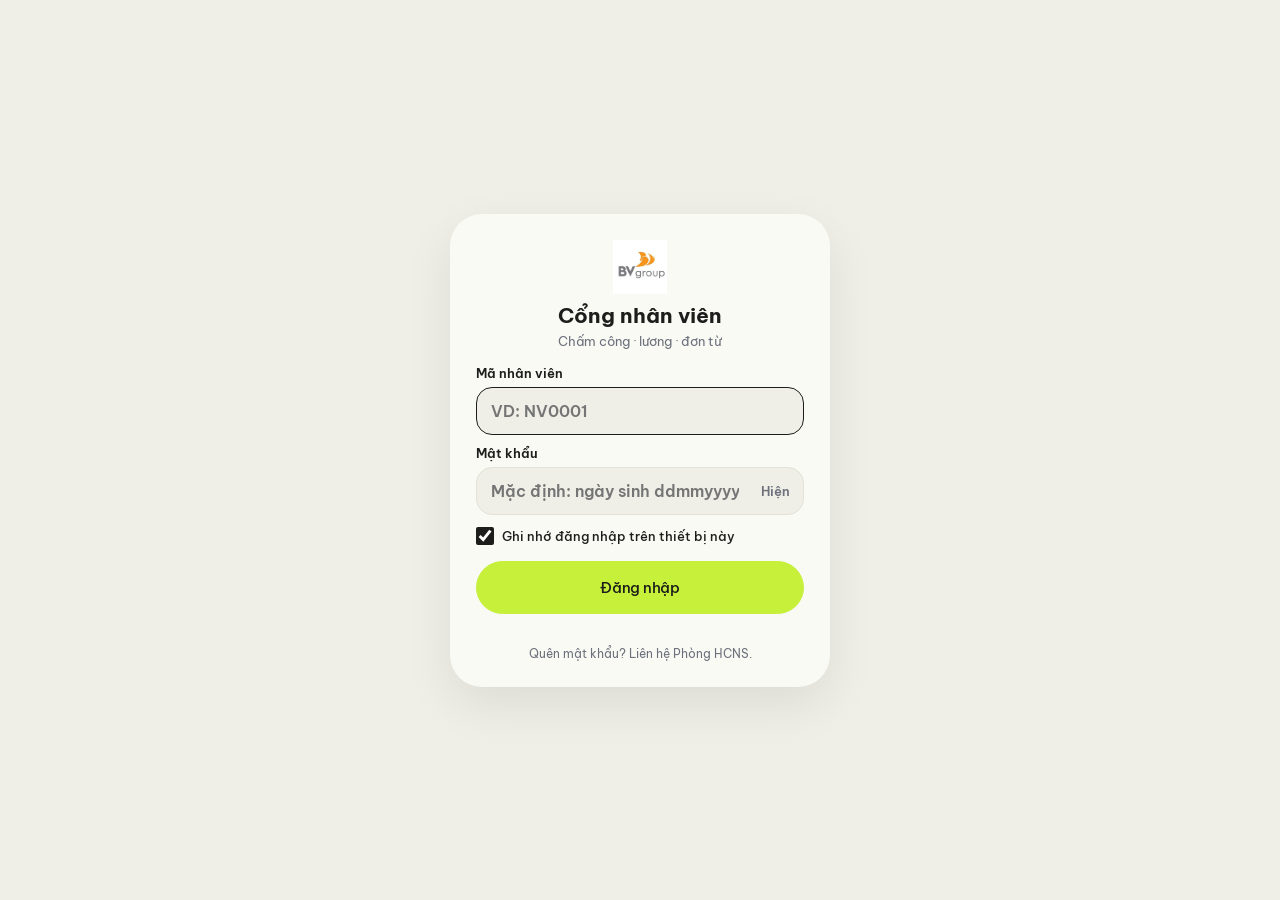
<file: nhan-vien.html>
<!doctype html>
<html lang="vi">
<head>
<meta charset="utf-8">
<meta name="viewport" content="width=device-width, initial-scale=1, viewport-fit=cover">
<meta name="theme-color" content="#EFEFE7">
<meta name="apple-mobile-web-app-capable" content="yes">
<title>BV Group – Cổng nhân viên</title>
<script>
  try { const t = localStorage.getItem('hrm-theme'); if (t) document.documentElement.dataset.theme = t; } catch (e) { }
  window.PORTAL = true;
</script>
<link rel="preconnect" href="https://fonts.googleapis.com">
<link href="https://fonts.googleapis.com/css2?family=Be+Vietnam+Pro:wght@300;400;500;600;700&display=swap" rel="stylesheet">
<link rel="stylesheet" href="assets/style.css?v=f0885394">
<link rel="manifest" href="manifest-nv.json">
<link rel="apple-touch-icon" href="assets/apple-touch-icon.png">
<link rel="icon" type="image/png" href="assets/icon-192.png">
<link rel="preload" as="script" href="assets/data.js?v=ab518825">
<link rel="preload" as="script" href="assets/app.js?v=41400722">
<link rel="preload" as="script" href="assets/portal.js?v=0509da41">
<style>
  /* Web App nhân viên – nền kem ấm, thẻ bo lớn, điểm nhấn xanh chanh, chữ số mảnh */
  :root{
    --m-bg:#EFEFE7; --m-card:#FAFAF5; --m-ink:#1D1D1B; --m-muted:#83837A; --m-line:#E2E2D8; --m-soft:#E6E6DC; --m-olive:#DCDCC9;
    --m-lime:#C6F03A; --m-blue:#93D2F2; --m-purple:#C3A8F6; --m-lilac:#A98BEF; --m-pink:#F3B6E2; --m-orange:#F39A6A; --m-red:#EE8E8E; --m-grey:#9A9D8E;
  }
  @media (prefers-color-scheme:dark){:root:not([data-theme="light"]){--m-bg:#121310;--m-card:#1B1C18;--m-ink:#EDEDE6;--m-muted:#9C9C92;--m-line:#2C2D27;--m-soft:#26271F;--m-olive:#34352B;--m-grey:#6E7064}}
  :root[data-theme="dark"]{--m-bg:#121310;--m-card:#1B1C18;--m-ink:#EDEDE6;--m-muted:#9C9C92;--m-line:#2C2D27;--m-soft:#26271F;--m-olive:#34352B;--m-grey:#6E7064}
  body.portal{background:var(--m-bg);color:var(--m-ink)}
  .m-wrap{max-width:460px;margin:0 auto;min-height:100vh;position:relative}
  .m-main{padding:calc(14px + env(safe-area-inset-top,0px)) max(18px,env(safe-area-inset-right,0px)) 120px max(18px,env(safe-area-inset-left,0px))}
  .m-head{display:flex;align-items:center;gap:10px;margin:6px 0 18px}
  .m-head h1{font-size:23px;font-weight:500;letter-spacing:.02em;margin:0}
  .grow{flex:1}
  .m-ic{width:50px;height:50px;border-radius:50%;border:1px solid var(--m-line);background:var(--m-card);display:grid;place-items:center;cursor:pointer;color:var(--m-ink);position:relative;flex-shrink:0;font-size:18px}
  .m-ic svg{width:21px;height:21px}.m-ic.sm{width:38px;height:38px}.m-ic.sm svg{width:17px;height:17px}
  .m-ic.ok{background:var(--m-lime);border-color:var(--m-lime);color:#1D1D1B}.m-ic.bad{color:#c0392b}
  .m-dot{position:absolute;top:11px;right:12px;width:8px;height:8px;border-radius:50%;background:var(--m-orange)}
  .m-av{border:0;background:none;padding:0;cursor:pointer;border-radius:50%}.m-av .avatar{border:2px solid var(--m-card)}
  .m-big{font-size:30px;font-weight:300;line-height:1.25;margin:4px 4px 18px;letter-spacing:-.01em}
  .m-card{background:var(--m-card);border-radius:30px;padding:20px;margin-bottom:14px;box-shadow:0 1px 0 rgba(0,0,0,.02)}
  .m-center{text-align:center;display:flex;flex-direction:column;align-items:center;gap:10px}
  .m-row{display:flex;align-items:center;gap:8px}
  .m-label{font-size:12.5px;letter-spacing:.06em;color:var(--m-ink);font-weight:500}
  .m-muted{color:var(--m-muted);font-size:13px;line-height:1.45}
  .m-num{font-size:34px;font-weight:300;letter-spacing:-.02em;font-variant-numeric:tabular-nums}
  .m-hero{font-size:64px;font-weight:300;letter-spacing:-.04em;line-height:1;margin:10px 0 6px;font-variant-numeric:tabular-nums}
  .m-hero small{font-size:18px;margin-left:4px;letter-spacing:0}
  .m-hero.lilac{color:var(--m-lilac)}
  .m-pill{display:inline-flex;align-items:center;padding:5px 12px;border-radius:999px;background:var(--m-soft);font-size:12.5px;white-space:nowrap}
  .m-pill.ok{background:var(--m-lime);color:#1D1D1B}.m-pill.warn{background:#FCE1CF;color:#8A3B12}.m-pill.bad{background:#F8D3D3;color:#8E1E1E}
  .m-btn{display:inline-flex;align-items:center;justify-content:center;gap:8px;border:1px solid var(--m-line);background:var(--m-card);color:var(--m-ink);border-radius:999px;padding:13px 22px;font-weight:500;cursor:pointer;font-size:14.5px}
  .m-btn svg{width:18px;height:18px}.m-btn.lime{background:var(--m-lime);border-color:var(--m-lime);color:#1D1D1B}.m-btn.big{width:100%;padding:16px;margin-top:8px}.m-btn.ghost{background:none}
  .m-link{background:none;border:0;color:var(--m-ink);text-decoration:underline;text-underline-offset:3px;cursor:pointer;font-size:13.5px;padding:8px 0;font-weight:500}
  .m-pills{display:flex;gap:8px;overflow-x:auto;margin:0 0 14px;padding-bottom:2px}
  .m-pills button{border:1px solid var(--m-line);background:var(--m-card);color:var(--m-ink);border-radius:999px;padding:12px 18px;white-space:nowrap;cursor:pointer;font-size:14px}
  .m-pills button.on{background:var(--m-olive);border-color:var(--m-olive)}
  .m-ico-tabs{display:grid;grid-template-columns:repeat(4,minmax(0,1fr));gap:12px 6px;margin:4px 0 18px}
  .m-ico-tabs.rt{grid-template-columns:repeat(3,minmax(0,1fr));margin:12px 0 6px}
  .m-ico-tabs button{border:0;background:none;display:flex;flex-direction:column;align-items:center;gap:7px;cursor:pointer;color:var(--m-ink);padding:0;font:inherit;min-width:0}
  .m-ico-tabs .ic{width:56px;height:56px;border-radius:50%;background:var(--m-card);border:1px solid var(--m-line);display:grid;place-items:center;position:relative;transition:background .15s}
  .m-ico-tabs.rt .ic{background:var(--m-bg)}
  .m-ico-tabs .ic svg{width:22px;height:22px}
  .m-ico-tabs .ic .m-badge{top:-2px;right:-2px}
  .m-ico-tabs small{font-size:12px;line-height:1.25;text-align:center;color:var(--m-muted);max-width:100%;overflow-wrap:anywhere}
  .m-ico-tabs button.on .ic{background:var(--m-lime);border-color:var(--m-lime);color:#1D1D1B}
  .m-ico-tabs button.on small{color:var(--m-ink);font-weight:600}
  .m-chips{display:flex;flex-wrap:wrap;gap:8px;margin:12px 0}
  .m-chips button{border:1px solid var(--m-line);background:var(--m-bg);color:var(--m-ink);border-radius:999px;padding:9px 14px;cursor:pointer;font-size:13.5px}
  .m-chips button.on{background:var(--m-lime);border-color:var(--m-lime);color:#1D1D1B;font-weight:500}
  .m-fl{display:flex;flex-direction:column;gap:6px;font-size:12.5px;color:var(--m-muted);margin:10px 0;text-align:left;width:100%}
  .m-fl small{font-size:12px}
  .m-in{border:1px solid var(--m-line);background:var(--m-bg);color:var(--m-ink);border-radius:16px;padding:13px 14px;font:inherit;font-size:15px;outline:0;width:100%}
  .m-in:focus{border-color:var(--m-ink)}.m-in.sm{width:auto;padding:9px 14px;border-radius:999px;font-size:14px}
  .m-2{display:grid;grid-template-columns:minmax(0,1fr) minmax(0,1fr);gap:10px}
  .m-2>*{min-width:0}
  .m-in{box-sizing:border-box;min-width:0;max-width:100%;font-size:16px}
  .m-in[type=date],.m-in[type=time],.m-in[type=month]{-webkit-appearance:none;appearance:none;display:block;min-height:50px;text-align:left;padding-left:12px;padding-right:12px}
  .m-in::-webkit-date-and-time-value{text-align:left;margin:0}
  html,body.portal{overflow-x:hidden;-webkit-text-size-adjust:100%}
  .m-bars{display:grid;gap:10px;margin:6px 0 8px}
  .m-bar{background:var(--m-soft);border-radius:999px;height:46px;position:relative}
  .m-bar-fill{height:100%;border-radius:999px;display:flex;align-items:center;justify-content:space-between;padding:0 6px 0 18px;font-size:13.5px;background:repeating-linear-gradient(135deg,var(--m-olive) 0 6px,var(--m-soft) 6px 12px)}
  .m-bar:nth-child(2n) .m-bar-fill{background:var(--m-olive)}
  .m-bar-fill span{white-space:nowrap;overflow:hidden;text-overflow:ellipsis;margin-right:8px}
  .m-chip{font-style:normal;padding:5px 11px;border-radius:999px;font-size:12.5px;font-weight:500;color:#1D1D1B;white-space:nowrap}
  .m-chip.lime{background:var(--m-lime)}.m-chip.blue{background:var(--m-blue)}.m-chip.purple{background:var(--m-purple)}.m-chip.pink{background:var(--m-pink)}
  .m-waffle{display:grid;grid-template-columns:repeat(7,1fr);gap:5px}
  .m-waffle span{aspect-ratio:1;border-radius:9px;display:grid;place-items:center;font-size:11px;color:rgba(0,0,0,.55)}
  .m-waffle .w-h{aspect-ratio:auto;font-size:10.5px;color:var(--m-muted);padding-bottom:2px}
  .w.x{background:var(--m-grey)}.w.m{background:var(--m-orange)}.w.o{background:var(--m-lime)}.w.p{background:var(--m-purple)}.w.k{background:var(--m-red)}.w.cn{background:var(--m-soft);color:var(--m-muted)}.w.f{background:var(--m-bg);color:var(--m-muted);border:1px dashed var(--m-line)}
  .m-legend{display:flex;flex-wrap:wrap;gap:6px 14px;margin-top:12px;font-size:12px;color:var(--m-muted)}
  .m-legend span::before{content:"";display:inline-block;width:8px;height:8px;border-radius:50%;margin-right:6px;vertical-align:1px}
  .m-legend .x::before{background:var(--m-grey)}.m-legend .m::before{background:var(--m-orange)}.m-legend .o::before{background:var(--m-lime)}.m-legend .p::before{background:var(--m-purple)}.m-legend .k::before{background:var(--m-red)}
  .m-review{display:flex;align-items:stretch;gap:10px;width:100%;background:var(--m-card);border:0;border-radius:26px;padding:10px;margin-bottom:12px;text-align:left;cursor:pointer;color:var(--m-ink)}
  .m-review-tag{display:grid;place-items:center;min-width:74px;color:#5B8C00;font-weight:500;font-size:13.5px}
  .m-review-body{flex:1;background:var(--m-bg);border-radius:20px;padding:12px 16px;display:flex;flex-direction:column;gap:3px}
  .m-review-body small{color:var(--m-muted);font-size:12px}.m-review-body b{font-weight:500;font-size:15px;line-height:1.35}
  .m-li{display:flex;align-items:center;gap:12px;padding:12px 0;border-bottom:1px solid var(--m-line)}
  .m-li:last-of-type{border-bottom:0}
  .m-li .grow{min-width:0;display:flex;flex-direction:column;gap:2px}.m-li b{font-weight:500}.m-li small{color:var(--m-muted);font-size:12.5px}
  .m-li .m-sub{font-weight:400;font-size:13.5px}
  .m-th{width:44px;height:44px;border-radius:14px;object-fit:cover;background:var(--m-soft);display:grid;place-items:center;flex-shrink:0}
  .m-th svg{width:20px;height:20px}
  .m-act{display:flex;gap:6px}
  .m-kv{display:grid;grid-template-columns:auto 1fr;gap:8px 14px;margin:14px 0;font-size:14px}
  .m-kv span{color:var(--m-muted)}.m-kv b{text-align:right;font-weight:500}
  .m-tiles{display:grid;grid-template-columns:1fr 1fr;gap:12px}
  .m-tiles button{background:var(--m-card);border:0;border-radius:26px;padding:18px;display:flex;flex-direction:column;align-items:flex-start;gap:28px;cursor:pointer;color:var(--m-ink);position:relative;text-align:left}
  .m-tiles b{font-weight:500;font-size:15px}
  .m-badge{position:absolute;top:8px;right:8px;background:var(--m-orange);color:#fff;font-style:normal;font-size:10.5px;min-width:18px;height:18px;border-radius:9px;display:grid;place-items:center;padding:0 4px}
  .m-clock{font-size:72px;font-weight:300;letter-spacing:-.04em;line-height:1;font-variant-numeric:tabular-nums}
  .m-cam{width:220px;height:220px;border-radius:50%;overflow:hidden;background:var(--m-soft);position:relative;border:6px solid var(--m-lime);display:grid;place-items:center}
  .m-cam video,.m-cam img{width:100%;height:100%;object-fit:cover;transform:scaleX(-1)}.m-cam img{transform:none}
  .m-cam-msg{position:absolute;inset:0;display:grid;place-items:center;padding:24px;font-size:12.5px;color:var(--m-muted);text-align:center}
  .m-loc{display:flex;align-items:center;gap:8px;background:var(--m-soft);border-radius:999px;padding:10px 16px;font-size:13.5px;max-width:100%}
  .m-loc svg{width:18px;height:18px;flex-shrink:0}.m-loc.ok{background:var(--m-lime);color:#1D1D1B}.m-loc.bad{background:#FCE1CF;color:#8A3B12}
  .m-nav{position:fixed;left:50%;transform:translateX(-50%);bottom:calc(14px + env(safe-area-inset-bottom,0px));width:min(430px,calc(100% - 28px));background:var(--m-card);border-radius:999px;padding:8px;display:flex;justify-content:space-between;align-items:center;box-shadow:0 10px 30px rgba(30,30,20,.12);z-index:30}
  .m-nav button{width:56px;height:56px;border-radius:50%;border:0;background:none;display:grid;place-items:center;cursor:pointer;color:var(--m-ink);position:relative;transition:.15s}
  .m-nav button svg{width:23px;height:23px}
  .m-nav button.on{background:var(--m-lime);width:66px;height:66px;color:#1D1D1B}
  .m-nav .m-badge{top:4px;right:4px}
  .m-login{min-height:100vh;display:grid;place-items:center;padding:20px;background:var(--m-bg)}
  .m-login-box{width:400px;max-width:100%;background:var(--m-card);border-radius:32px;padding:28px}
  .m-logo{display:flex;justify-content:center;margin-bottom:10px}
  .m-login .m-big{text-align:center;margin:6px 0}.m-login .m-muted{text-align:center;margin:0 0 10px}
  .p-slip{padding:10px}.p-slip td{white-space:normal}.p-slip td:last-child{white-space:nowrap}
  .portal .avatar{background:var(--m-olive);color:var(--m-ink)}
  .portal .toast{bottom:110px}
  @media (prefers-reduced-motion:reduce){.m-nav button{transition:none}}
  @media print{.m-nav,.m-head{display:none!important}}
</style>
</head>
<body class="portal">
<div id="pApp"></div>
<!-- phần tử dùng chung với phần mềm HR (ẩn) -->
<div hidden>
  <aside id="sidebar"><a id="brand"></a><nav id="nav"></nav><span id="annIcon"></span></aside>
  <button id="menuBtn"></button><h1 id="pageTitle"></h1><select id="companySel"></select><span id="searchIcon"></span><input id="globalSearch">
  <button id="themeBtn"></button><span id="bellIcon"></span><span id="bellCount"></span><main id="main"></main><div class="me"></div>
</div>
<div class="modal-bg" id="modalBg"><div class="modal" id="modal"></div></div>
<div class="toast" id="toast"></div>
<script>window.__MODE='nv';window.__API_URL='https://script.google.com/macros/s/AKfycbwZyaSEzBBiBcD-ndOAJ8gt_7UvM5IT6PutBLGv_b39q28bBOaXp9-qjU5KwOWVDngW/exec';window.__LOGO='assets/logo-bvgroup.jpg';window.__SCRIPTS=["assets/data.js?v=ab518825","assets/app.js?v=41400722","assets/portal.js?v=0509da41"];window.__FCM={"config":{"apiKey":"AIzaSyDQsPjB3wHS0L2BNA70kwq_UICFQHmGua4","authDomain":"bvg-hrm.firebaseapp.com","projectId":"bvg-hrm","storageBucket":"bvg-hrm.firebasestorage.app","messagingSenderId":"506413332895","appId":"1:506413332895:web:8f8051c62e7acd1fb625aa"},"vapidKey":""};</script>
<script src="assets/bridge.js?v=ba119aa4"></script>
</body>
</html>
</file>
<file: assets/style.css>
:root{
  --primary:#f39321;
  --primary-soft:color-mix(in srgb,var(--primary) 11%,var(--card));
  --primary-line:color-mix(in srgb,var(--primary) 30%,var(--card));
  --brand-gray:#6d6e71;
  --page:#eceef2; --bg:#fbfbfc; --side:#f5f6f8; --card:#fff; --sub:#f7f8fa; --hover:#f2f3f6;
  --line:#e8eaef; --line-2:#f0f1f4; --text:#1f2229; --muted:#6d717c; --faint:#a3a8b3;
  --green:#1f9d6b; --orange:#d99100; --red:#e5484d; --blue:#3a8fe0; --teal:#3fb39a; --purple:#7c5cf0;
  --green-soft:color-mix(in srgb,var(--green) 10%,var(--card)); --orange-soft:color-mix(in srgb,var(--orange) 12%,var(--card));
  --red-soft:color-mix(in srgb,var(--red) 10%,var(--card)); --blue-soft:color-mix(in srgb,var(--blue) 11%,var(--card));
  --purple-soft:color-mix(in srgb,var(--purple) 11%,var(--card));
  --radius:14px; --shadow:0 1px 2px rgba(20,25,40,.04); --overlay:rgba(15,18,30,.45);
  color-scheme:light;
}
@media (prefers-color-scheme:dark){:root:not([data-theme="light"]){
  --page:#0b0c10; --bg:#111318; --side:#0d0f13; --card:#181b21; --sub:#1e2129; --hover:#22262e;
  --line:#2a2e37; --line-2:#23262e; --text:#eceef2; --muted:#9da2ad; --faint:#6b707b; --brand-gray:#b9bbc0;
  --shadow:0 1px 2px rgba(0,0,0,.3); --overlay:rgba(0,0,0,.6); color-scheme:dark;
}}
:root[data-theme="dark"]{
  --page:#0b0c10; --bg:#111318; --side:#0d0f13; --card:#181b21; --sub:#1e2129; --hover:#22262e;
  --line:#2a2e37; --line-2:#23262e; --text:#eceef2; --muted:#9da2ad; --faint:#6b707b; --brand-gray:#b9bbc0;
  --shadow:0 1px 2px rgba(0,0,0,.3); --overlay:rgba(0,0,0,.6); color-scheme:dark;
}
*{box-sizing:border-box}
html,body{margin:0;height:100%}
body{font-family:"Be Vietnam Pro",system-ui,sans-serif;font-size:14px;color:var(--text);background:var(--page)}
a{color:inherit;text-decoration:none}
button,input,select,textarea{font:inherit;color:inherit}
svg.i{width:20px;height:20px;flex-shrink:0;fill:none;stroke:currentColor;stroke-width:1.7;stroke-linecap:round;stroke-linejoin:round}
.app{display:flex;min-height:100vh}

/* Sidebar */
.sidebar{width:260px;flex-shrink:0;background:var(--side);border-right:1px solid var(--line);display:flex;flex-direction:column;padding:18px 16px;position:sticky;top:0;height:100vh;overflow-y:auto}
.brand{display:flex;align-items:center;gap:10px;padding:0 6px 20px;min-height:52px}
.brand .logo-img{max-height:44px;max-width:150px;object-fit:contain}
.logo-frame{display:inline-block;position:relative;width:100px;height:68px;overflow:hidden;background:#fff;border-radius:10px;flex-shrink:0}
.logo-frame img{position:absolute;width:112px;left:-6px;top:-14px;max-width:none}
:root[data-theme="dark"] .logo-frame{box-shadow:0 0 0 1px var(--line)}
.brand small{color:var(--muted);font-size:11.5px;display:block;margin-top:2px}
.nav-group{font-size:11.5px;font-weight:500;color:var(--muted);letter-spacing:.04em;text-transform:uppercase;margin:20px 10px 8px}
.nav-item{display:flex;align-items:center;gap:12px;padding:10px 12px;border-radius:10px;color:var(--text);font-weight:500;cursor:pointer;margin-bottom:3px;border:1px solid transparent}
.nav-item:hover{background:var(--hover)}
.nav-item.active{background:var(--card);border-color:var(--line);box-shadow:0 1px 3px rgba(20,25,40,.06);font-weight:600}
.nav-item.active svg{color:var(--primary)}
.nav-item .cnt{margin-left:auto;background:var(--primary);color:#fff;font-size:11px;border-radius:10px;padding:1px 7px;font-weight:600}
.nav-sub{margin:2px 0 6px 21px;border-left:1px solid var(--line);padding-left:10px}
.nav-sub .nav-item{padding:7px 10px;font-size:13.5px;color:var(--muted)}
.nav-sub .nav-item.active{color:var(--text)}
.side-foot{margin-top:auto;padding-top:16px}
.announce{border:1px solid var(--line);background:var(--card);border-radius:12px;padding:14px}
.announce .row{display:flex;gap:10px}
.announce .ic{width:34px;height:34px;border-radius:9px;background:var(--primary);color:#fff;display:grid;place-items:center;flex-shrink:0}
.announce .ic svg{width:18px;height:18px}
.announce b{display:block;font-size:13.5px}.announce small{color:var(--muted);font-size:12.5px;display:block;margin:2px 0 6px}
.link{color:var(--primary);font-weight:600;font-size:12.5px;text-decoration:underline;text-underline-offset:2px}
.ver{display:block;text-align:center;color:var(--faint);margin-top:10px;font-size:11px}

/* Topbar */
.main-wrap{flex:1;min-width:0;display:flex;flex-direction:column;background:var(--bg)}
.topbar{display:flex;align-items:center;gap:10px;background:var(--bg);border-bottom:1px solid var(--line);padding:14px 28px;position:sticky;top:0;z-index:20}
.topbar h1{font-size:20px;margin:0;font-weight:600;white-space:nowrap}
.search{margin-left:auto;display:flex;align-items:center;gap:8px;border:1px solid var(--line);border-radius:10px;padding:0 12px;width:290px;max-width:36vw;background:var(--card);color:var(--muted)}
.search svg{width:18px;height:18px}
.search input{border:0;outline:0;background:none;padding:9px 0;width:100%;color:var(--text)}
.icon-btn{width:40px;height:40px;border:1px solid var(--line);border-radius:10px;background:var(--card);display:grid;place-items:center;cursor:pointer;position:relative;flex-shrink:0;color:var(--text)}
.icon-btn:hover{background:var(--hover)}
.icon-btn svg{width:19px;height:19px}
.bell .badge{position:absolute;top:-5px;right:-5px;background:var(--red);color:#fff;font-size:10px;border-radius:9px;padding:1px 5px;font-weight:600}
.me{display:flex;align-items:center;gap:9px;border:1px solid var(--line);border-radius:10px;padding:4px 12px 4px 4px;background:var(--card)}
.avatar{width:32px;height:32px;border-radius:50%;background:var(--primary-soft);color:var(--primary);display:grid;place-items:center;font-weight:700;font-size:12px;flex-shrink:0}
.me b{display:block;font-size:13px}.me small{color:var(--muted);font-size:11.5px}
.menu-btn{display:none}

main{padding:26px 28px;flex:1}
.page-head{display:flex;align-items:center;justify-content:space-between;gap:14px;margin-bottom:22px;flex-wrap:wrap}
.page-head h2{margin:0;font-size:26px;font-weight:600;letter-spacing:-.01em}
.page-head p{margin:5px 0 0;color:var(--muted)}
.actions{display:flex;gap:10px;flex-wrap:wrap;align-items:center}

/* company selector + tabs */
.co-sel{font-weight:600;color:var(--primary);border-color:var(--primary-line);background:var(--primary-soft);max-width:240px;margin-left:6px}
.co-chip{font-size:12px;padding:2px 8px;white-space:nowrap}
.tabs{display:flex;gap:4px;background:var(--card);border:1px solid var(--line);border-radius:12px;padding:4px;margin-bottom:18px;overflow-x:auto}
.tab{padding:9px 16px;border-radius:9px;cursor:pointer;font-weight:500;color:var(--muted);white-space:nowrap}
.tab:hover{color:var(--text)}
.tab.active{background:var(--primary);color:#fff}

/* Buttons & inputs */
.btn{display:inline-flex;align-items:center;gap:7px;border:1px solid var(--line);background:var(--card);border-radius:10px;padding:9px 15px;font-weight:500;cursor:pointer;white-space:nowrap}
.btn:hover{background:var(--hover)}
.btn svg{width:17px;height:17px}
.btn.primary{background:var(--primary);color:#fff;border-color:var(--primary);box-shadow:0 4px 12px color-mix(in srgb,var(--primary) 30%,transparent)}
.btn.primary:hover{filter:brightness(1.06)}
.btn.sm{padding:5px 10px;font-size:12.5px;border-radius:8px}
.btn.ok{color:var(--green);border-color:color-mix(in srgb,var(--green) 30%,var(--card));background:var(--green-soft)}
.btn.no{color:var(--red);border-color:color-mix(in srgb,var(--red) 30%,var(--card));background:var(--red-soft)}
.btn[disabled]{opacity:.45;cursor:default}
.icon-sq{width:32px;height:32px;border:1px solid var(--line);border-radius:8px;background:var(--card);display:inline-grid;place-items:center;cursor:pointer;color:var(--muted)}
.icon-sq:hover{color:var(--text);background:var(--hover)}
.icon-sq svg{width:16px;height:16px}
.input,select.input,textarea.input{border:1px solid var(--line);border-radius:10px;padding:9px 12px;background:var(--card);outline:0;min-width:0}
.input:focus{border-color:var(--primary);box-shadow:0 0 0 3px var(--primary-soft)}
input[type=checkbox]{accent-color:var(--primary);width:16px;height:16px}

/* Cards / grid */
.grid{display:grid;gap:18px}
.g4{grid-template-columns:repeat(4,minmax(0,1fr))}
.g3{grid-template-columns:repeat(3,minmax(0,1fr))}
.g2{grid-template-columns:repeat(2,minmax(0,1fr))}
.g-2-1{grid-template-columns:2fr 1fr}
.g-1-2{grid-template-columns:minmax(360px,1fr) 2fr}
.g-perf{grid-template-columns:minmax(0,1fr) minmax(0,1.5fr)}
.mt{margin-top:18px}
.card{background:var(--card);border:1px solid var(--line);border-radius:var(--radius);padding:20px;box-shadow:var(--shadow);min-width:0}
.card-h{display:flex;align-items:center;justify-content:space-between;gap:10px;margin-bottom:16px;flex-wrap:wrap}
.card-h h3{margin:0;font-size:16px;font-weight:600}
.card-h small{color:var(--muted)}
.card-h h3 .hi{display:none}
.card-h .more{color:var(--muted);font-size:18px;line-height:1}
.chart-box{position:relative;height:270px}
.chart-box.sm{height:210px}

.kpi .top{display:flex;align-items:center;justify-content:space-between;font-weight:500}
.kpi .top::after{content:"⋮";color:var(--muted)}
.kpi .ki{display:none}
.kpi .val{font-size:28px;font-weight:600;margin:14px 0 6px;letter-spacing:-.02em}
.kpi .val small{font-size:14px;color:var(--muted);font-weight:500}
.kpi .sub{color:var(--muted);font-size:12.5px}
.kpi.hero{border-color:var(--primary-line);background:linear-gradient(160deg,var(--primary-soft),var(--card) 70%)}
.kpi.hero .val{color:var(--primary)}
.kpi.warn{border-color:color-mix(in srgb,var(--orange) 40%,var(--card))}
.up{color:var(--green);font-weight:600}.down{color:var(--red);font-weight:600}

/* overview blocks */
.stat-row{display:flex;align-items:center;gap:10px;border-radius:10px;padding:12px 14px;margin-top:10px}
.stat-row b{font-size:24px;font-weight:600}
.stat-row .chg{font-size:12.5px;font-weight:600}
.stat-row span:last-child{margin-left:auto;font-size:13px}
.stat-row.green{background:var(--green-soft)}.stat-row.green .chg,.stat-row.green span:last-child{color:var(--green)}
.stat-row.brand{background:var(--primary-soft)}.stat-row.brand .chg,.stat-row.brand span:last-child{color:var(--primary)}
.big{font-size:30px;font-weight:600;letter-spacing:-.02em}
.seg{display:flex;gap:4px;height:8px;margin:16px 0 14px}
.seg i{border-radius:6px;display:block}
.dots{display:flex;gap:16px;flex-wrap:wrap;color:var(--muted);font-size:12.5px}
.dots span{display:inline-flex;align-items:center;gap:6px}
.dots span::before{content:"";width:8px;height:8px;border-radius:50%;background:var(--c)}
.gauge-wrap{display:flex;align-items:center;gap:14px}
.gauge{position:relative;width:140px;height:86px;flex-shrink:0}
.gauge .center{position:absolute;left:0;right:0;bottom:4px;text-align:center}
.gauge .center b{font-size:24px;font-weight:600;display:block;line-height:1}
.gauge .center small{color:var(--muted);font-size:12px}
.glist{flex:1;display:grid;gap:12px}
.glist a{display:flex;align-items:center;gap:8px;font-size:13.5px}
.glist i{width:3px;height:16px;border-radius:2px;background:var(--c)}
.glist b{min-width:22px}
.glist span{margin-left:auto;color:var(--muted);text-align:right;white-space:nowrap}
.perf-head{display:flex;gap:16px;align-items:flex-start;margin-bottom:10px}
.perf-head .big{font-size:38px}
.perf-head p{margin:4px 0 0;color:var(--muted);font-size:13px;line-height:1.5}
.dept-chip{display:inline-block;border:1px solid var(--line);border-radius:8px;padding:4px 10px;font-size:13px;background:var(--card)}

/* tags */
.tag{display:inline-flex;align-items:center;gap:6px;font-size:12.5px;font-weight:500;border-radius:8px;padding:3px 10px;border:1px solid transparent;white-space:nowrap}
.tag::before{content:"";width:6px;height:6px;border-radius:50%;background:currentColor}
.tag.plain::before{display:none}
.t-green{color:var(--green);background:var(--green-soft);border-color:color-mix(in srgb,var(--green) 45%,var(--card))}
.t-orange{color:var(--orange);background:var(--orange-soft);border-color:color-mix(in srgb,var(--orange) 45%,var(--card))}
.t-red{color:var(--red);background:var(--red-soft);border-color:color-mix(in srgb,var(--red) 40%,var(--card))}
.t-blue{color:var(--blue);background:var(--blue-soft);border-color:color-mix(in srgb,var(--blue) 35%,var(--card))}
.t-brand{color:var(--primary);background:var(--primary-soft);border-color:var(--primary-line)}
.t-purple{color:var(--purple);background:var(--purple-soft);border-color:color-mix(in srgb,var(--purple) 35%,var(--card))}
.t-gray{color:var(--muted);background:var(--sub);border-color:var(--line)}

/* table */
.tbl-wrap{overflow-x:auto;border-radius:12px}
.card .tbl-wrap{border:1px solid var(--line)}
table{width:100%;border-collapse:collapse;font-size:13.5px}
th{background:var(--sub);color:var(--muted);font-weight:500;text-align:left;padding:12px 14px;white-space:nowrap;border-bottom:1px solid var(--line);position:sticky;top:0;z-index:1}
td{padding:12px 14px;border-bottom:1px solid var(--line-2);white-space:nowrap}
tr:last-child td{border-bottom:0}
tbody tr:hover{background:var(--hover)}
td.num,th.num{text-align:right;font-variant-numeric:tabular-nums}
tfoot td{font-weight:600;background:var(--sub);border-top:1px solid var(--line)}
.person{display:flex;align-items:center;gap:10px}
.person .avatar{width:30px;height:30px;font-size:11px}
.person small{display:block;color:var(--muted);font-size:12px}
.toolbar{display:flex;gap:10px;flex-wrap:wrap;margin-bottom:14px;align-items:center}
.toolbar .grow{flex:1}
.pager{display:flex;justify-content:space-between;align-items:center;margin-top:12px;color:var(--muted);font-size:13px;gap:10px;flex-wrap:wrap}

/* kanban */
.kanban{display:grid;grid-template-columns:repeat(6,minmax(190px,1fr));gap:12px;overflow-x:auto;padding-bottom:6px}
.col{background:var(--sub);border-radius:12px;padding:10px;min-height:200px}
.col h4{margin:2px 4px 10px;font-size:13px;font-weight:600;display:flex;justify-content:space-between}
.kcard{background:var(--card);border:1px solid var(--line);border-radius:10px;padding:10px;margin-bottom:8px;font-size:13px}
.kcard b{display:block;font-weight:600}.kcard small{color:var(--muted);display:block}
.kcard .row{display:flex;justify-content:space-between;align-items:center;margin-top:8px}

/* attendance grid */
.att td,.att th{padding:6px 4px;text-align:center;font-size:12px}
.att td:first-child,.att th:first-child{text-align:left;padding-left:12px;position:sticky;left:0;background:var(--card);z-index:2}
.att th:first-child{background:var(--sub)}
.att .sun{background:var(--sub);color:var(--faint)}
.d{display:inline-grid;place-items:center;width:22px;height:22px;border-radius:6px;font-weight:700;font-size:11px;font-style:normal}
.d-X{background:var(--green-soft);color:var(--green)}
.d-M{background:var(--orange-soft);color:var(--orange)}
.d-P{background:var(--blue-soft);color:var(--blue)}
.d-K{background:var(--red-soft);color:var(--red)}
.d-O{background:var(--purple-soft);color:var(--purple)}
.legend{display:flex;gap:14px;flex-wrap:wrap;color:var(--muted);font-size:12.5px}

/* list */
.list-item{display:flex;gap:12px;padding:12px 0;border-bottom:1px solid var(--line-2);align-items:center}
.list-item:last-child{border-bottom:0}
.list-item .li-ic{width:36px;height:36px;border-radius:10px;display:grid;place-items:center;flex-shrink:0;color:var(--primary);background:var(--primary-soft)}
.list-item .li-ic svg{width:18px;height:18px}
.list-item .grow{flex:1;min-width:0}
.list-item small{color:var(--muted)}
.unread{background:linear-gradient(90deg,var(--primary-soft),transparent 60%);border-radius:10px;padding-left:8px}
.progress{height:8px;background:var(--line-2);border-radius:6px;overflow:hidden}
.progress>i{display:block;height:100%;border-radius:6px;background:var(--primary)}

/* forms */
.form{display:grid;grid-template-columns:1fr 1fr;gap:14px}
.form label{display:flex;flex-direction:column;gap:6px;font-size:12.5px;font-weight:500;color:var(--muted)}
.form .full{grid-column:1/-1}
.kv{display:grid;grid-template-columns:1fr auto;gap:8px 16px;font-size:13.5px}
.kv span{color:var(--muted)}.kv b{text-align:right;font-variant-numeric:tabular-nums;font-weight:600}
.kv .sep{grid-column:1/-1;border-top:1px dashed var(--line);margin:4px 0}
.kv .total{font-size:17px;color:var(--primary)}
.sub-card{background:var(--sub)!important;box-shadow:none}
.swatches{display:flex;gap:8px;flex-wrap:wrap;align-items:center}
.sw{width:30px;height:30px;border-radius:50%;cursor:pointer;border:3px solid var(--card);box-shadow:0 0 0 1px var(--line);padding:0}
.sw.on{box-shadow:0 0 0 2px var(--text)}
input[type=color]{width:44px;height:34px;padding:2px;border:1px solid var(--line);border-radius:8px;background:var(--card);cursor:pointer}
.logo-preview{display:flex;align-items:center;justify-content:center;height:90px;border:1px dashed var(--line);border-radius:12px;background:var(--sub)}
.logo-preview>img{max-height:64px;max-width:200px}

/* modal / toast */
.modal-bg{position:fixed;inset:0;background:var(--overlay);display:none;align-items:center;justify-content:center;z-index:100;padding:16px}
.modal-bg.show{display:flex}
.modal{background:var(--card);border:1px solid var(--line);border-radius:16px;width:640px;max-width:100%;max-height:90vh;overflow:auto;padding:22px}
.modal h3{margin:0 0 16px;font-weight:600}
.modal-foot{display:flex;justify-content:flex-end;gap:10px;margin-top:18px}
.toast{position:fixed;bottom:22px;right:22px;background:var(--text);color:var(--card);padding:12px 18px;border-radius:10px;opacity:0;transform:translateY(10px);transition:.25s;z-index:200;pointer-events:none}
.toast.show{opacity:1;transform:none}
.muted{color:var(--muted)}
.empty{padding:30px;text-align:center;color:var(--muted)}
.perm td{text-align:center}.perm td:first-child{text-align:left}

@media (max-width:1200px){.g4{grid-template-columns:repeat(2,minmax(0,1fr))}.g-2-1,.g-1-2,.g3,.g-perf{grid-template-columns:1fr}}
@media (max-width:860px){
  .sidebar{position:fixed;top:0;left:-270px;z-index:50;transition:.2s;box-shadow:0 0 40px rgba(0,0,0,.2)}
  .sidebar.open{left:0}
  .menu-btn{display:grid}
  .me-txt,.search{display:none}
  .topbar h1{display:none}
  .co-sel{max-width:150px;margin-left:0}
  .me{padding:4px;border:0;background:none}
  main{padding:16px}
  .g2,.g4{grid-template-columns:1fr}
  .form{grid-template-columns:1fr}
  .topbar{padding:10px 16px}
  .topbar .theme-btn{margin-left:auto}
  .gauge-wrap{flex-direction:column;align-items:stretch}
  .gauge{margin:0 auto}
}

/* v3: form rows, tờ trình, bảng nhóm */
.modal.wide{width:960px}
.form-sec{font-size:13px;font-weight:600;color:var(--primary);text-transform:uppercase;letter-spacing:.04em;border-bottom:1px solid var(--line);padding:8px 0 6px;margin-top:6px}
.row-ed,.row-head{display:grid;gap:8px;align-items:center;margin-bottom:8px}
.row-head{font-size:12px;color:var(--muted);font-weight:500;margin-bottom:6px}
.row-ed.al,.row-head.al{grid-template-columns:2fr 1.2fr 1fr 1.2fr 32px}
.row-ed.dp,.row-head.dp{grid-template-columns:2fr 1.4fr 1fr 1.1fr 1fr 32px}
.row-ed.tt,.row-head.tt{grid-template-columns:2.4fr 1.6fr 1.1fr 32px}
.row-ed.br,.row-head.br{grid-template-columns:40px 2fr 1fr 32px}
.row-ed .input{width:100%}
.num-in{width:150px;text-align:right;padding:6px 10px}
td .num-in{display:inline-block}
.doc{font-size:14px;line-height:1.6}
.doc-top{display:flex;justify-content:space-between;gap:16px;font-size:13px}
.doc-sign{display:grid;grid-template-columns:repeat(3,1fr);text-align:center;margin-top:24px;gap:12px;min-height:110px}
.doc .tbl-wrap{margin:10px 0}
table.grp .grp-h td{background:var(--primary-soft);cursor:pointer;border-top:1px solid var(--primary-line)}
table.grp .grp-sub td{background:var(--sub);font-weight:600}
@media (max-width:860px){.row-ed.al,.row-ed.dp,.row-ed.tt,.row-head{grid-template-columns:1fr 1fr}.row-head{display:none}.doc-top{flex-direction:column}}
@media print{.sidebar,.topbar,main,.modal-foot{display:none!important}.modal-bg{position:static;background:none;padding:0;display:block}.modal{border:0;max-height:none;width:auto}}

/* v4: báo cáo */
.note-warn{border:1px solid color-mix(in srgb,var(--orange) 40%,var(--card));background:var(--orange-soft);border-radius:12px;padding:12px 16px;margin-top:18px;font-size:13px;line-height:1.55}
th.grp-th{text-align:center;border-left:1px solid var(--line);color:var(--text)}
.kk-head{display:grid;gap:6px;margin-top:16px;font-size:13.5px}
table.kk td{vertical-align:top}
table.kk tr.kk-b td{font-weight:600}

/* v6: KPI */
.row-ed.kg,.row-head.kg{grid-template-columns:40px 1.4fr 1fr 1.2fr}
.row-ed.st,.row-head.st{grid-template-columns:1fr 1.4fr 32px}

/* v8 */
.dm-tabs{flex-wrap:wrap}
.dm-tabs .tab{padding:9px 14px}
.cnt-in{display:inline-block;background:var(--red);color:#fff;font-size:11px;border-radius:9px;padding:0 6px;margin-left:4px}
.tab.active .cnt-in{background:#fff;color:var(--primary)}

/* v9: ảnh, lịch, chấm công */
.av-img{object-fit:cover;padding:0;background:var(--sub)}
.d-L{background:var(--red-soft);color:var(--red)}
.att th.hol-h{background:var(--red-soft);color:var(--red)}
.cal{display:grid;grid-template-columns:repeat(auto-fill,minmax(210px,1fr));gap:18px}
.cal-m b{display:block;margin-bottom:6px;font-size:13.5px}
.cal-g{display:grid;grid-template-columns:repeat(7,1fr);gap:2px;text-align:center;font-size:12px}
.cal-h{color:var(--muted);font-size:10.5px;padding:2px 0}
.cal-d{display:grid;place-items:center;height:26px;border-radius:7px;cursor:pointer}
.cal-d:hover{background:var(--hover)}
.cal-d.sun{color:var(--red)}
.cal-d.hol{background:var(--red);color:#fff;font-weight:600}
.cal-d.hol.draft{background:var(--red-soft);color:var(--red);border:1.5px dashed var(--red)}
.cal-d.today{outline:2px solid var(--primary);outline-offset:-2px}
.legend .cal-d{width:22px;height:22px;font-style:normal;font-size:11px}

/* v11: xếp loại trong bảng công */
.kg-sel{padding:3px 6px;font-size:12px;width:60px;border-radius:7px}
.kg-sel.unset{border-color:var(--orange);background:var(--orange-soft)}

/* v12 */
.info-dot{display:inline-grid;place-items:center;width:17px;height:17px;border-radius:50%;border:1px solid var(--line);font-size:11px;color:var(--muted);cursor:help;font-weight:600;vertical-align:2px}
.ck-ph{width:44px;height:44px;border-radius:10px;object-fit:cover;background:var(--sub)}
.nav-group{margin-top:14px}

/* v13 – trang chi tiết nhân sự */
.ed-head{display:flex;gap:16px;align-items:center;margin-bottom:18px;flex-wrap:wrap}
.ed-head h2{margin:0 0 2px;font-size:22px}
.ed-head p{margin:0 0 6px}
.ed-head .grow{flex:1;min-width:200px}
.ed-head .actions{display:flex;gap:8px;flex-wrap:wrap}
.ed-kv{row-gap:10px}
tr[title="Xem hồ sơ chi tiết"]:hover td{background:var(--primary-soft)}
</file>
